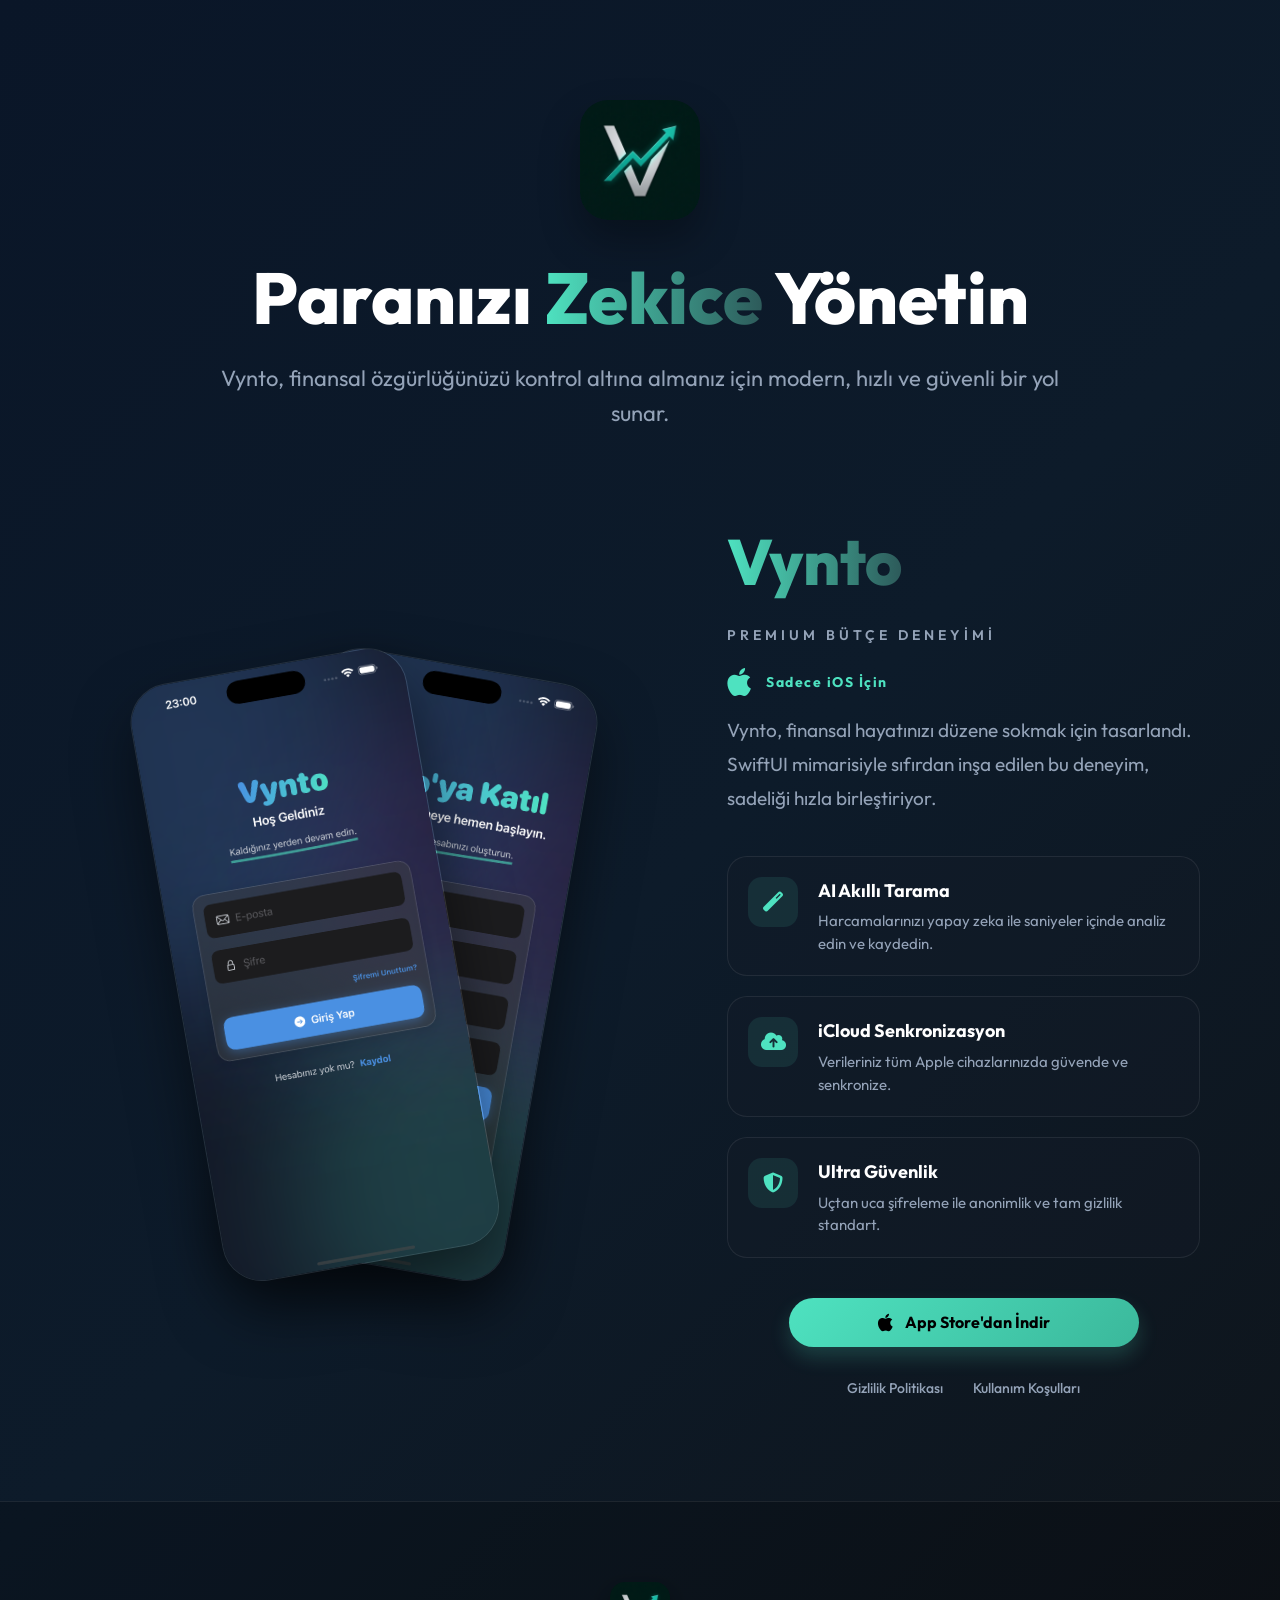
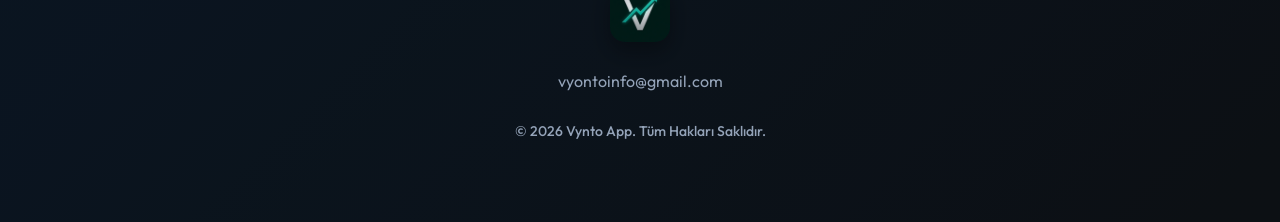
<file: index.html>
<!DOCTYPE html>
<html lang="tr">

<head>
    <meta charset="UTF-8">
    <meta name="viewport" content="width=device-width, initial-scale=1.0">
    <title>Vynto | Premium Bütçe Yönetimi</title>
    <link rel="stylesheet" href="style.css?v=2">
    <link rel="stylesheet" href="https://cdnjs.cloudflare.com/ajax/libs/font-awesome/6.5.1/css/all.min.css">
    <link rel="preconnect" href="https://fonts.googleapis.com">
    <link rel="preconnect" href="https://fonts.gstatic.com" crossorigin>
    <link href="https://fonts.googleapis.com/css2?family=Outfit:wght@300;400;500;600;700;800&display=swap"
        rel="stylesheet">
    <link rel="icon" href="images/AppIcon.png">
</head>

<body>
    <canvas id="splash-cursor-canvas"></canvas>

    <main class="container main-content">
        <div class="hero-section animate">
            <img src="images/AppIcon.png" alt="Vynto Logo" class="hero-logo">
            <h1 class="hero-title">
                Paranızı <span class="vynto-text">Zekice</span> Yönetin
            </h1>
            <p class="hero-desc">
                Vynto, finansal özgürlüğünüzü kontrol altına almanız için modern, hızlı ve güvenli bir yol sunar.
            </p>
        </div>

        <section class="app-showcase animate">
            <div class="app-images">
                <img src="images/vyonto-giris.png" alt="Vynto Giriş" class="app-img-diag-1">
                <img src="images/vyonto-katil.png" alt="Vynto Kayıt" class="app-img-diag-2">
            </div>
            <div class="app-details">
                <h2 class="section-title"><span class="vynto-text">Vynto</span></h2>
                <p class="section-subtitle">
                    PREMIUM BÜTÇE DENEYİMİ
                </p>
                <div class="ios-badge">
                    <i class="fab fa-apple"></i>
                    <span>Sadece iOS İçin</span>
                </div>

                <p class="app-description">
                    Vynto, finansal hayatınızı düzene sokmak için tasarlandı. SwiftUI mimarisiyle sıfırdan inşa edilen
                    bu deneyim, sadeliği hızla birleştiriyor.
                </p>

                <div class="feature-list" id="features">
                    <div class="feature-item">
                        <div class="feature-icon-small">
                            <i class="fas fa-magic"></i>
                        </div>
                        <div>
                            <h4>AI Akıllı Tarama</h4>
                            <p>Harcamalarınızı yapay zeka ile saniyeler içinde analiz edin ve kaydedin.</p>
                        </div>
                    </div>
                    <div class="feature-item">
                        <div class="feature-icon-small">
                            <i class="fas fa-cloud-upload-alt"></i>
                        </div>
                        <div>
                            <h4>iCloud Senkronizasyon</h4>
                            <p>Verileriniz tüm Apple cihazlarınızda güvende ve senkronize.</p>
                        </div>
                    </div>
                    <div class="feature-item">
                        <div class="feature-icon-small">
                            <i class="fas fa-shield-halved"></i>
                        </div>
                        <div>
                            <h4>Ultra Güvenlik</h4>
                            <p>Uçtan uca şifreleme ile anonimlik ve tam gizlilik standart.</p>
                        </div>
                    </div>
                </div>

                <div class="cta-container">
                    <a href="https://apps.apple.com/tr/app/vynto/id6758548802?l=tr" class="btn-cta btn-pulse">
                        <i class="fab fa-apple" style="font-size: 20px;"></i>
                        <span>App Store'dan İndir</span>
                    </a>
                    <div class="legal-links">
                        <div class="legal-links-inner">
                            <a href="privacy/" class="legal-link">
                                Gizlilik Politikası
                            </a>
                            <a href="terms/" class="legal-link">
                                Kullanım Koşulları
                            </a>
                        </div>
                    </div>
                </div>
            </div>
        </section>
    </main>

    <footer class="main-footer">
        <div class="container">
            <img src="images/AppIcon.png" alt="Vynto Logo" class="footer-logo">
            <div style="margin-bottom: 25px;">
                <a href="mailto:vyontoinfo@gmail.com" class="footer-email">vyontoinfo@gmail.com</a>
            </div>
            <p class="footer-copy">&copy; 2026 Vynto App. Tüm Hakları Saklıdır.</p>
        </div>
    </footer>

    <script>
        // Intersection Observer for animations
        const observerOptions = {
            threshold: 0.1
        };

        const observer = new IntersectionObserver((entries) => {
            entries.forEach(entry => {
                if (entry.isIntersecting) {
                    entry.target.classList.add('animate');
                }
            });
        }, observerOptions);

        document.querySelectorAll('section, .feature-item').forEach(el => {
            observer.observe(el);
        });
    </script>
    <script src="fluid-simulation.js"></script>
</body>

</html>
</file>
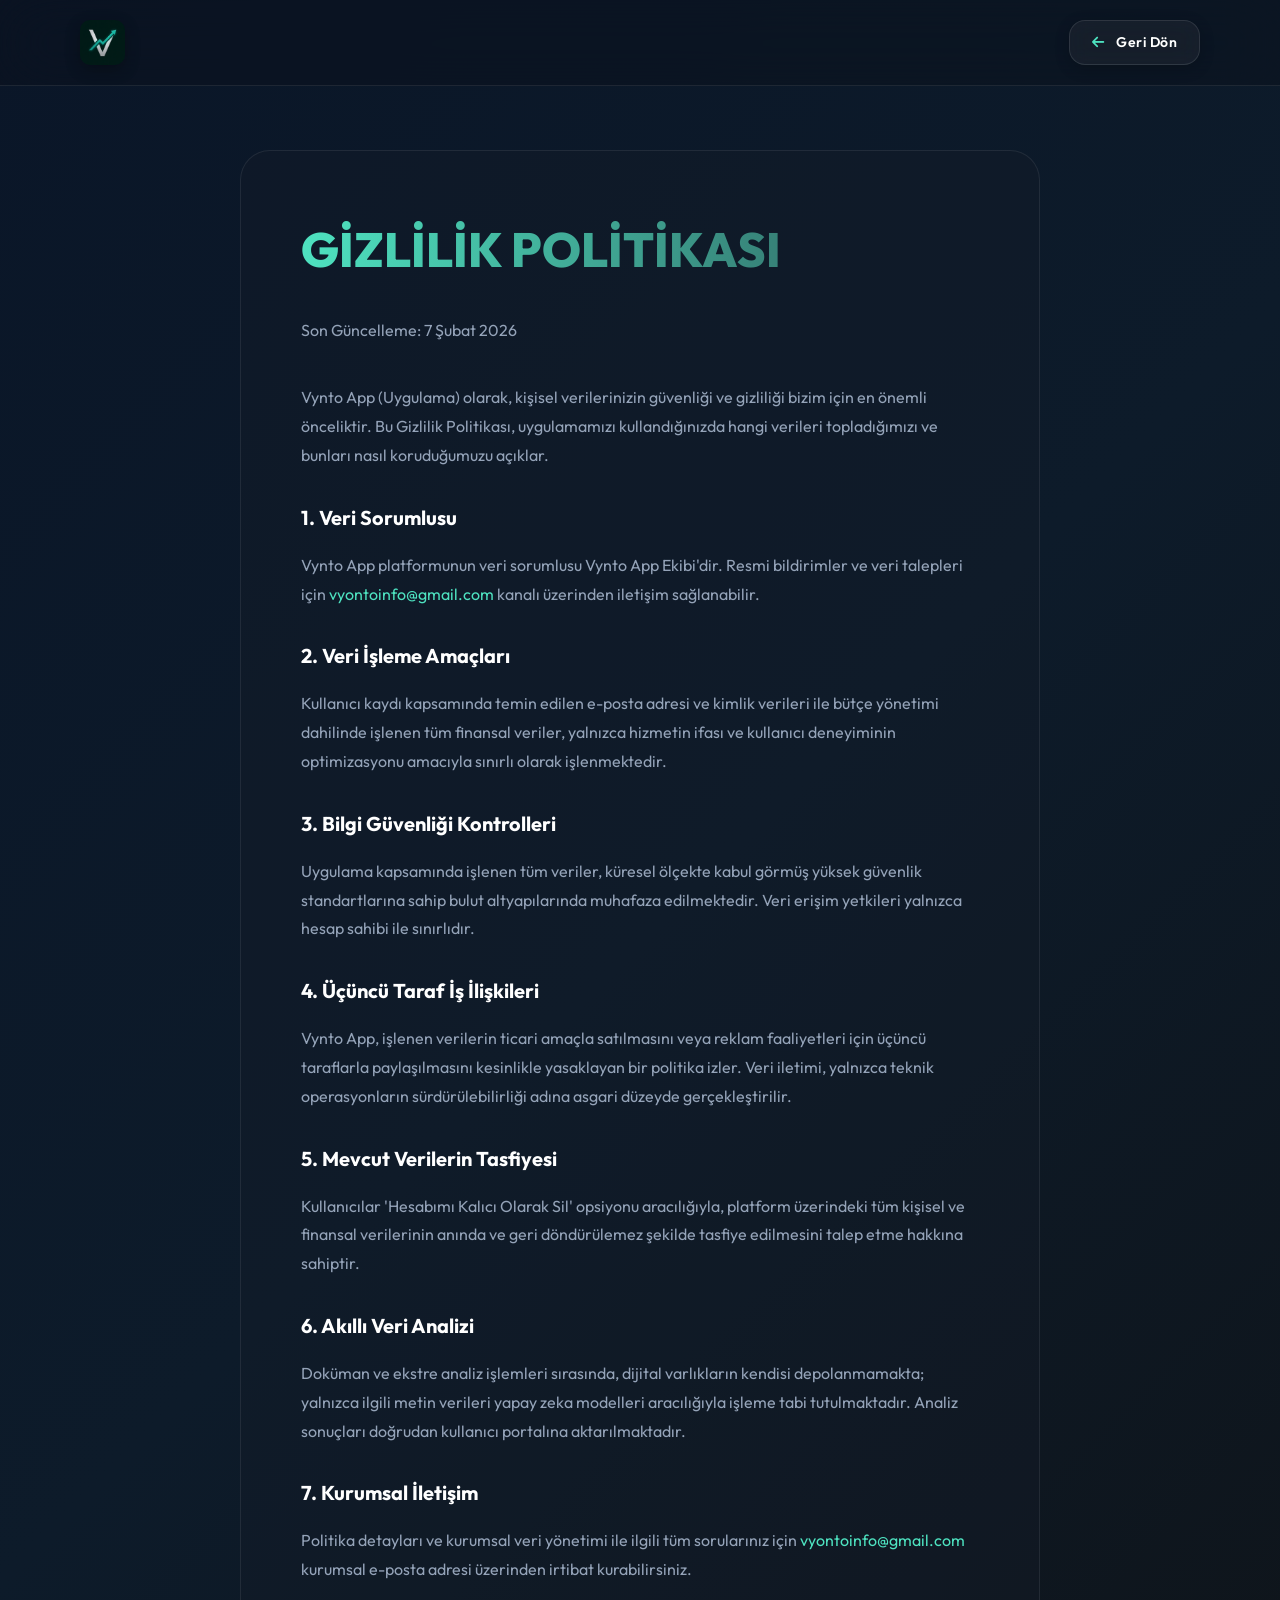
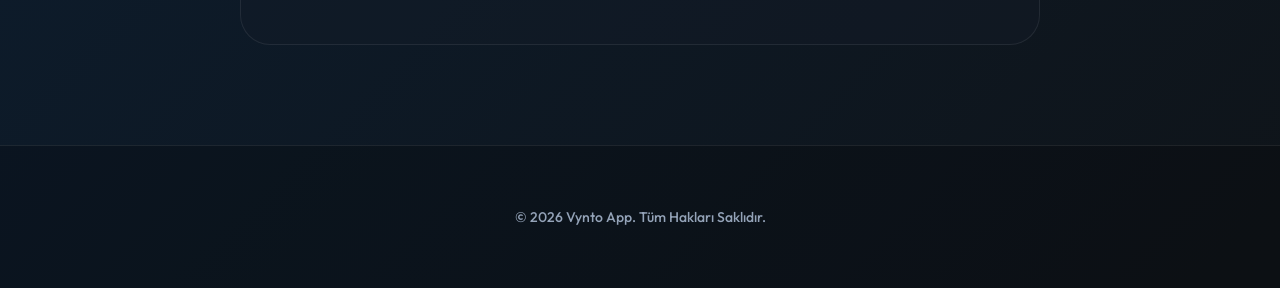
<file: privacy/index.html>
<!DOCTYPE html>
<html lang="tr">

<head>
    <meta charset="UTF-8">
    <meta name="viewport" content="width=device-width, initial-scale=1.0">
    <title>Gizlilik Politikası | Vynto App</title>
    <link rel="stylesheet" href="../style.css">
    <link rel="stylesheet" href="https://cdnjs.cloudflare.com/ajax/libs/font-awesome/6.5.1/css/all.min.css">
    <link rel="preconnect" href="https://fonts.googleapis.com">
    <link rel="preconnect" href="https://fonts.gstatic.com" crossorigin>
    <link href="https://fonts.googleapis.com/css2?family=Outfit:wght@300;400;500;600;700;800&display=swap"
        rel="stylesheet">
</head>

<body>
    <!-- WebGL Fluid Simulation Background -->
    <canvas id="splash-cursor-canvas"></canvas>

    <nav class="nav-header">
        <div class="container nav-container">
            <a href="../" style="display: flex; align-items: center; text-decoration: none;">
                <img src="../images/AppIcon.png" alt="Vynto Logo" class="nav-logo">
            </a>
            <a href="../" class="btn-back">
                <i class="fas fa-arrow-left"></i>
                <span>Geri Dön</span>
            </a>
        </div>
    </nav>
    <main class="container legal-main">
        <div class="animate legal-card">
            <h1 class="legal-title vynto-text">GİZLİLİK POLİTİKASI</h1>
            <p class="legal-date">Son Güncelleme: 7 Şubat 2026</p>

            <div class="legal-body">
                <p style="margin-bottom: 30px;">Vynto App (Uygulama) olarak, kişisel verilerinizin güvenliği ve
                    gizliliği bizim için en önemli önceliktir. Bu Gizlilik Politikası, uygulamamızı kullandığınızda
                    hangi verileri topladığımızı ve bunları nasıl koruduğumuzu açıklar.</p>

                <h3 class="legal-h3">1. Veri Sorumlusu</h3>
                <p>Vynto App platformunun veri sorumlusu Vynto App Ekibi'dir. Resmi bildirimler ve veri talepleri için
                    <a href="mailto:vyontoinfo@gmail.com" class="legal-link-text">vyontoinfo@gmail.com</a> kanalı
                    üzerinden
                    iletişim sağlanabilir.
                </p>

                <h3 class="legal-h3">2. Veri İşleme Amaçları</h3>
                <p>Kullanıcı kaydı kapsamında temin edilen e-posta adresi ve kimlik verileri ile bütçe yönetimi
                    dahilinde işlenen tüm finansal veriler, yalnızca hizmetin ifası ve kullanıcı deneyiminin
                    optimizasyonu amacıyla sınırlı olarak işlenmektedir.</p>

                <h3 class="legal-h3">3. Bilgi Güvenliği Kontrolleri</h3>
                <p>Uygulama kapsamında işlenen tüm veriler, küresel ölçekte kabul görmüş yüksek güvenlik standartlarına
                    sahip bulut altyapılarında muhafaza edilmektedir. Veri erişim yetkileri yalnızca hesap sahibi ile
                    sınırlıdır.</p>

                <h3 class="legal-h3">4. Üçüncü Taraf İş İlişkileri</h3>
                <p>Vynto App, işlenen verilerin ticari amaçla satılmasını veya reklam faaliyetleri için üçüncü
                    taraflarla paylaşılmasını kesinlikle yasaklayan bir politika izler. Veri iletimi, yalnızca teknik
                    operasyonların sürdürülebilirliği adına asgari düzeyde gerçekleştirilir.</p>

                <h3 class="legal-h3">5. Mevcut Verilerin Tasfiyesi</h3>
                <p>Kullanıcılar 'Hesabımı Kalıcı Olarak Sil' opsiyonu aracılığıyla, platform üzerindeki tüm kişisel ve
                    finansal verilerinin anında ve geri döndürülemez şekilde tasfiye edilmesini talep etme hakkına
                    sahiptir.</p>

                <h3 class="legal-h3">6. Akıllı Veri Analizi</h3>
                <p>Doküman ve ekstre analiz işlemleri sırasında, dijital varlıkların kendisi depolanmamakta; yalnızca
                    ilgili metin verileri yapay zeka modelleri aracılığıyla işleme tabi tutulmaktadır. Analiz sonuçları
                    doğrudan kullanıcı portalına aktarılmaktadır.</p>

                <h3 class="legal-h3">7. Kurumsal İletişim</h3>
                <p>Politika detayları ve kurumsal veri yönetimi ile ilgili tüm sorularınız için <a
                        href="mailto:vyontoinfo@gmail.com" class="legal-link-text">vyontoinfo@gmail.com</a> kurumsal
                    e-posta
                    adresi üzerinden irtibat kurabilirsiniz.</p>
            </div>
        </div>
    </main>
    <footer class="main-footer" style="padding: 60px 0;">
        <p class="footer-copy">&copy; 2026 Vynto App. Tüm Hakları
            Saklıdır.</p>
    </footer>
    <script src="../fluid-simulation.js"></script>
</body>

</html>
</file>
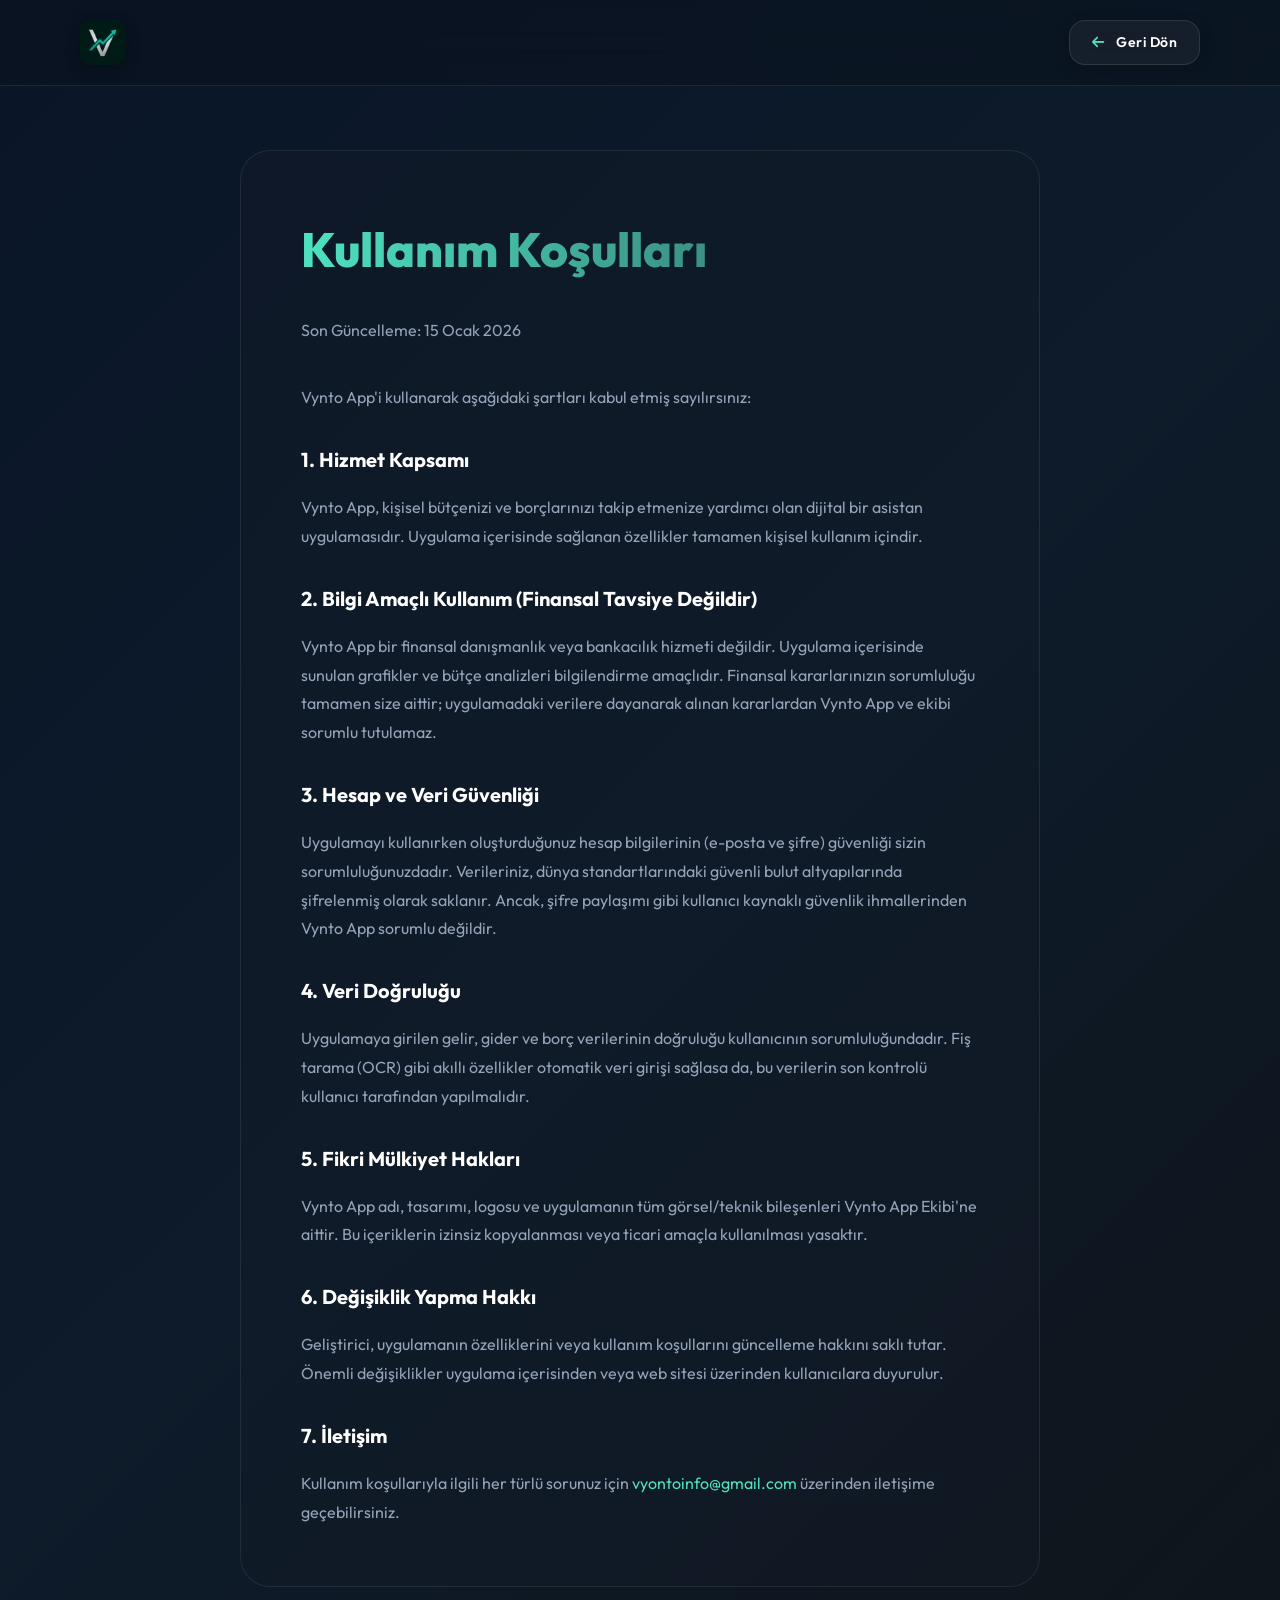
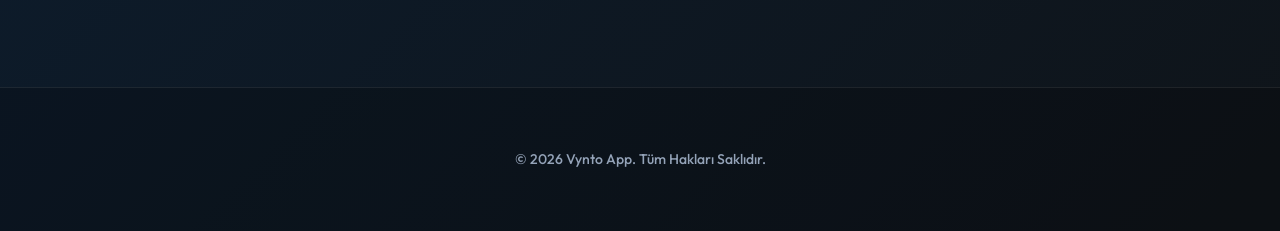
<file: terms/index.html>
<!DOCTYPE html>
<html lang="tr">

<head>
    <meta charset="UTF-8">
    <meta name="viewport" content="width=device-width, initial-scale=1.0">
    <title>Kullanım Koşulları | Vynto App</title>
    <link rel="stylesheet" href="../style.css">
    <link rel="stylesheet" href="https://cdnjs.cloudflare.com/ajax/libs/font-awesome/6.5.1/css/all.min.css">
    <link rel="preconnect" href="https://fonts.googleapis.com">
    <link rel="preconnect" href="https://fonts.gstatic.com" crossorigin>
    <link href="https://fonts.googleapis.com/css2?family=Outfit:wght@300;400;500;600;700;800&display=swap"
        rel="stylesheet">
</head>

<body>
    <!-- WebGL Fluid Simulation Background -->
    <canvas id="splash-cursor-canvas"></canvas>

    <nav class="nav-header">
        <div class="container nav-container">
            <a href="../" style="display: flex; align-items: center; text-decoration: none;">
                <img src="../images/AppIcon.png" alt="Vynto Logo" class="nav-logo">
            </a>
            <a href="../" class="btn-back">
                <i class="fas fa-arrow-left"></i>
                <span>Geri Dön</span>
            </a>
        </div>
    </nav>
    <main class="container legal-main">
        <div class="animate legal-card">
            <h1 class="legal-title vynto-text">Kullanım Koşulları</h1>
            <p class="legal-date">Son Güncelleme: 15 Ocak 2026</p>

            <div class="legal-body">
                <p style="margin-bottom: 30px;">Vynto App'i kullanarak aşağıdaki şartları kabul etmiş sayılırsınız:</p>

                <h3 class="legal-h3">1. Hizmet Kapsamı</h3>
                <p>Vynto App, kişisel bütçenizi ve borçlarınızı takip etmenize yardımcı olan dijital bir asistan
                    uygulamasıdır. Uygulama içerisinde sağlanan özellikler tamamen kişisel kullanım içindir.</p>

                <h3 class="legal-h3">2. Bilgi Amaçlı Kullanım (Finansal Tavsiye
                    Değildir)</h3>
                <p>Vynto App bir finansal danışmanlık veya bankacılık hizmeti değildir. Uygulama içerisinde sunulan
                    grafikler ve bütçe analizleri bilgilendirme amaçlıdır. Finansal kararlarınızın sorumluluğu tamamen
                    size aittir; uygulamadaki verilere dayanarak alınan kararlardan Vynto App ve ekibi sorumlu
                    tutulamaz.</p>

                <h3 class="legal-h3">3. Hesap ve Veri Güvenliği</h3>
                <p>Uygulamayı kullanırken oluşturduğunuz hesap bilgilerinin (e-posta ve şifre) güvenliği sizin
                    sorumluluğunuzdadır. Verileriniz, dünya standartlarındaki güvenli bulut altyapılarında şifrelenmiş
                    olarak saklanır. Ancak, şifre paylaşımı gibi kullanıcı kaynaklı güvenlik ihmallerinden Vynto App
                    sorumlu değildir.</p>

                <h3 class="legal-h3">4. Veri Doğruluğu</h3>
                <p>Uygulamaya girilen gelir, gider ve borç verilerinin doğruluğu kullanıcının sorumluluğundadır. Fiş
                    tarama (OCR) gibi akıllı özellikler otomatik veri girişi sağlasa da, bu verilerin son kontrolü
                    kullanıcı tarafından yapılmalıdır.</p>

                <h3 class="legal-h3">5. Fikri Mülkiyet Hakları</h3>
                <p>Vynto App adı, tasarımı, logosu ve uygulamanın tüm görsel/teknik bileşenleri Vynto App Ekibi'ne
                    aittir. Bu içeriklerin izinsiz kopyalanması veya ticari amaçla kullanılması yasaktır.</p>

                <h3 class="legal-h3">6. Değişiklik Yapma Hakkı</h3>
                <p>Geliştirici, uygulamanın özelliklerini veya kullanım koşullarını güncelleme hakkını saklı tutar.
                    Önemli değişiklikler uygulama içerisinden veya web sitesi üzerinden kullanıcılara duyurulur.</p>

                <h3 class="legal-h3">7. İletişim</h3>
                <p>Kullanım koşullarıyla ilgili her türlü sorunuz için <a href="mailto:vyontoinfo@gmail.com"
                        class="legal-link-text">vyontoinfo@gmail.com</a> üzerinden
                    iletişime geçebilirsiniz.</p>
            </div>
        </div>
    </main>
    <footer class="main-footer" style="padding: 60px 0;">
        <p class="footer-copy">&copy; 2026 Vynto App. Tüm Hakları Saklıdır.</p>
    </footer>
    <script src="../fluid-simulation.js"></script>
</body>

</html>
</file>
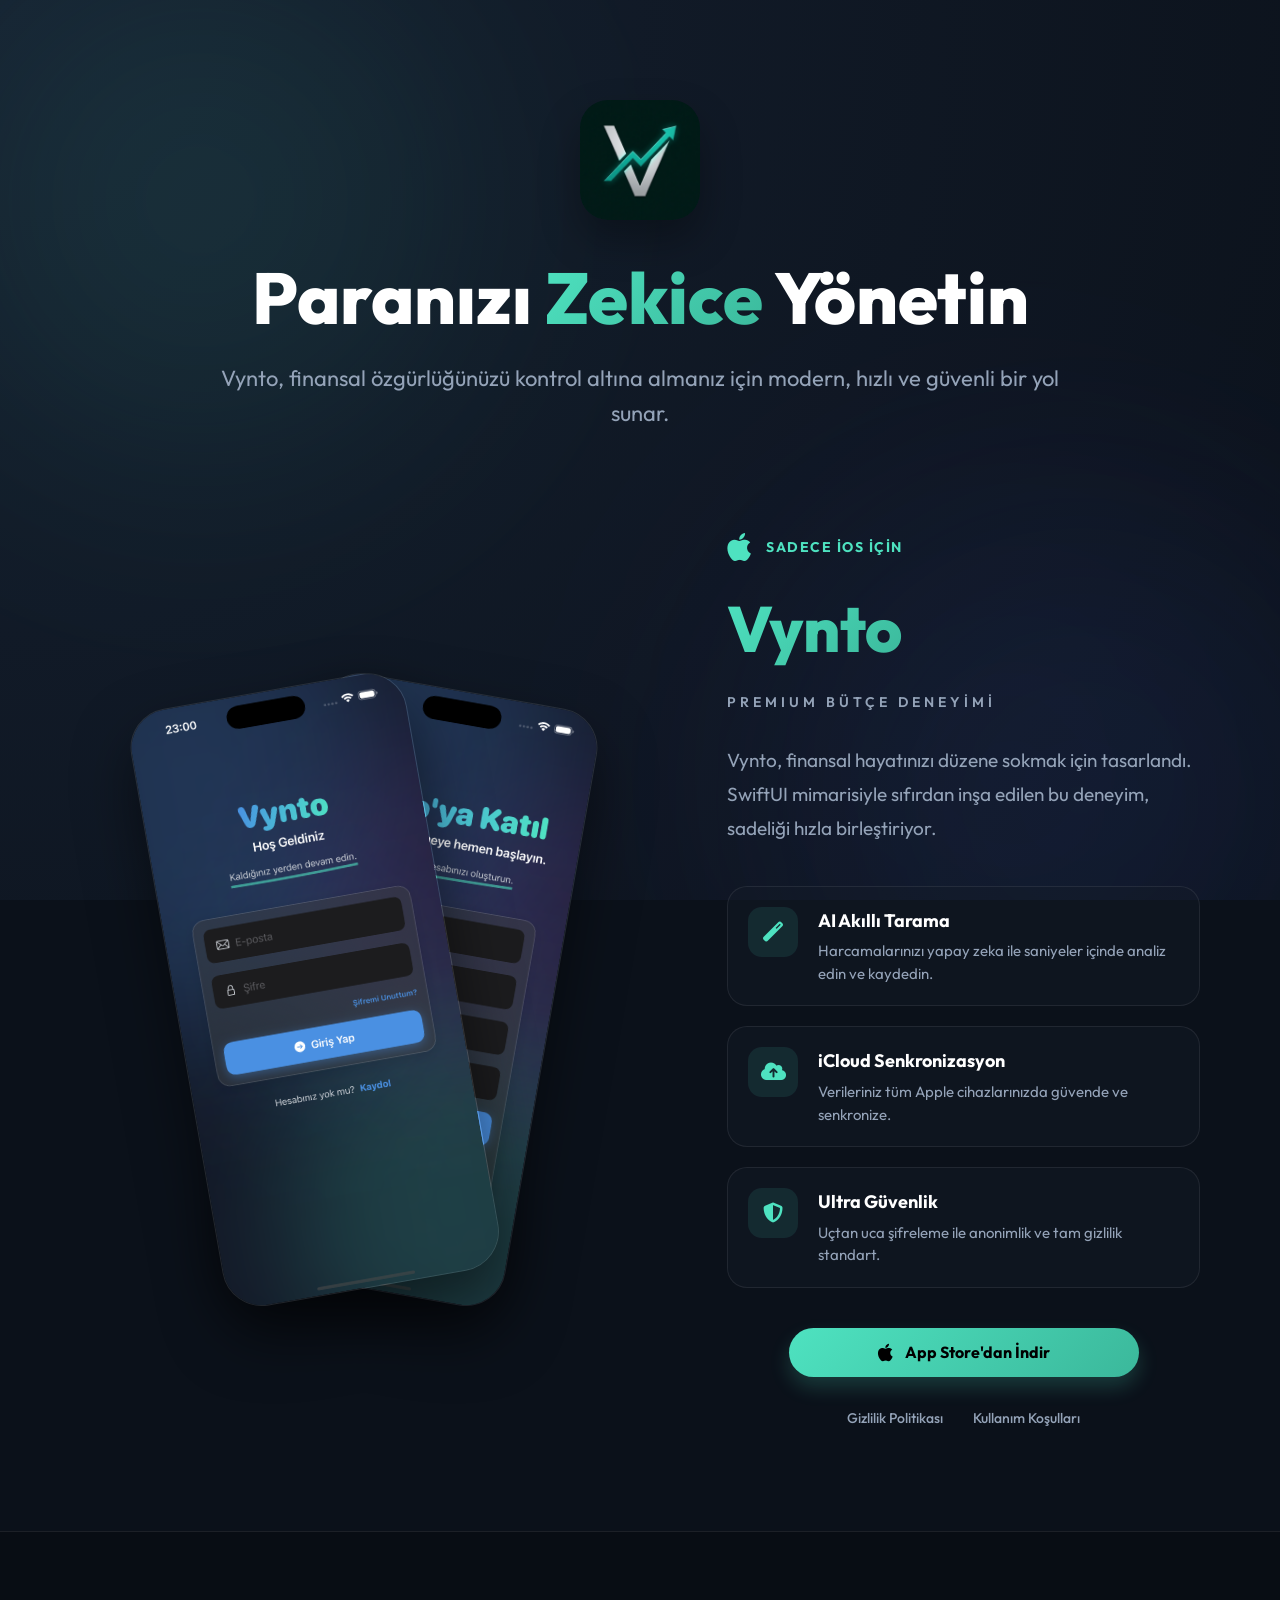
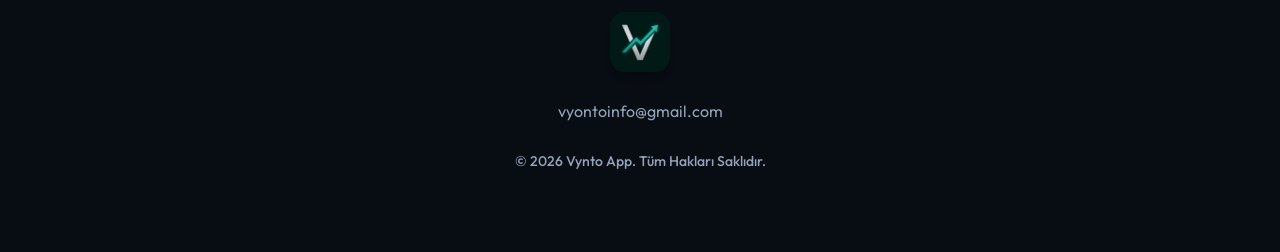
<file: vyntoapp/index.html>
<!DOCTYPE html>
<html lang="tr">

<head>
    <meta charset="UTF-8">
    <meta name="viewport" content="width=device-width, initial-scale=1.0">
    <title>Vynto | Premium Bütçe Yönetimi</title>
    <link rel="stylesheet" href="style.css">
    <link rel="stylesheet" href="https://cdnjs.cloudflare.com/ajax/libs/font-awesome/6.5.1/css/all.min.css">
    <link rel="preconnect" href="https://fonts.googleapis.com">
    <link rel="preconnect" href="https://fonts.gstatic.com" crossorigin>
    <link href="https://fonts.googleapis.com/css2?family=Outfit:wght@300;400;500;600;700;800&display=swap"
        rel="stylesheet">
    <link rel="icon" href="images/code.svg">
</head>

<body>

    <div class="bg-animate">
        <div class="blob blob-1"></div>
        <div class="blob blob-2"></div>
        <div class="blob blob-3"></div>
    </div>

    <main class="container" style="padding-top: 100px; padding-bottom: 100px;">
        <div class="animate" style="text-align: center; margin-bottom: 80px;">
            <img src="images/AppIcon.png" alt="Vynto Logo"
                style="width: 120px; height: 120px; border-radius: 28px; margin-bottom: 30px; box-shadow: 0 20px 40px rgba(0,0,0,0.3);">
            <h1 style="font-size: 72px; margin-bottom: 24px; font-weight: 800;">
                Paranızı <span class="vynto-text">Zekice</span> Yönetin
            </h1>
            <p style="color: var(--text-muted); font-size: 22px; max-width: 900px; margin: 0 auto;">
                Vynto, finansal özgürlüğünüzü kontrol altına almanız için modern, hızlı ve güvenli bir yol sunar.
            </p>
        </div>

        <section class="app-showcase animate">
            <div class="app-images" style="flex: 1.2;">
                <img src="images/vyonto-giris.png" alt="Vynto Giriş" class="app-img-diag-1" style="width: 280px;">
                <img src="images/vyonto-katil.png" alt="Vynto Kayıt" class="app-img-diag-2" style="width: 280px;">
            </div>
            <div class="app-details" style="text-align: left; flex: 1;">
                <div style="display: flex; align-items: center; gap: 15px; margin-bottom: 15px;" class="ios-badge">
                    <i class="fab fa-apple" style="font-size: 32px; color: var(--accent);"></i>
                    <span
                        style="font-weight: 700; color: var(--accent); letter-spacing: 1.5px; text-transform: uppercase; font-size: 14px;">Sadece
                        iOS İçin</span>
                </div>
                <h2 style="font-size: 64px; margin-bottom: 10px; font-weight: 800;"><span
                        class="vynto-text">Vynto</span></h2>
                <p
                    style="color: var(--text-muted); font-weight: 600; text-transform: uppercase; letter-spacing: 4px; font-size: 14px; margin-bottom: 30px;">
                    PREMIUM BÜTÇE DENEYİMİ
                </p>

                <p style="font-size: 19px; color: var(--text-muted); margin-bottom: 40px; line-height: 1.8;">
                    Vynto, finansal hayatınızı düzene sokmak için tasarlandı. SwiftUI mimarisiyle sıfırdan inşa edilen
                    bu deneyim, sadeliği hızla birleştiriyor.
                </p>

                <div class="feature-list" style="margin-bottom: 40px;" id="features">
                    <div class="feature-item" style="display: flex; gap: 20px; margin-bottom: 20px;">
                        <div class="feature-icon-small"
                            style="min-width: 50px; height: 50px; background: rgba(78, 226, 192, 0.1); border-radius: 14px; display: flex; align-items: center; justify-content: center;">
                            <i class="fas fa-magic" style="color: var(--accent); font-size: 20px;"></i>
                        </div>
                        <div>
                            <h4 style="margin: 0 0 5px 0; font-size: 18px; color: var(--text-main);">AI Akıllı Tarama
                            </h4>
                            <p style="margin: 0; font-size: 15px; color: var(--text-muted); line-height: 1.5;">
                                Harcamalarınızı yapay zeka ile saniyeler içinde analiz edin ve kaydedin.</p>
                        </div>
                    </div>
                    <div class="feature-item" style="display: flex; gap: 20px; margin-bottom: 20px;">
                        <div class="feature-icon-small"
                            style="min-width: 50px; height: 50px; background: rgba(78, 226, 192, 0.1); border-radius: 14px; display: flex; align-items: center; justify-content: center;">
                            <i class="fas fa-cloud-upload-alt" style="color: var(--accent); font-size: 20px;"></i>
                        </div>
                        <div>
                            <h4 style="margin: 0 0 5px 0; font-size: 18px; color: var(--text-main);">iCloud
                                Senkronizasyon</h4>
                            <p style="margin: 0; font-size: 15px; color: var(--text-muted); line-height: 1.5;">
                                Verileriniz tüm Apple cihazlarınızda güvende ve senkronize.</p>
                        </div>
                    </div>
                    <div class="feature-item" style="display: flex; gap: 20px;">
                        <div class="feature-icon-small"
                            style="min-width: 50px; height: 50px; background: rgba(78, 226, 192, 0.1); border-radius: 14px; display: flex; align-items: center; justify-content: center;">
                            <i class="fas fa-shield-halved" style="color: var(--accent); font-size: 20px;"></i>
                        </div>
                        <div>
                            <h4 style="margin: 0 0 5px 0; font-size: 18px; color: var(--text-main);">Ultra Güvenlik</h4>
                            <p style="margin: 0; font-size: 15px; color: var(--text-muted); line-height: 1.5;">Uçtan uca
                                şifreleme ile anonimlik ve tam gizlilik standart.</p>
                        </div>
                    </div>
                </div>

                <div
                    style="margin-top: 40px; display: flex; flex-direction: column; align-items: center; text-align: center;">
                    <a href="https://apps.apple.com/tr/app/vynto/id6758548802?l=tr" class="btn-cta btn-pulse"
                        style="display: inline-flex; align-items: center; justify-content: center; gap: 12px; width: 100%; max-width: 350px; text-decoration: none;">
                        <i class="fab fa-apple" style="font-size: 20px;"></i>
                        <span>App Store'dan İndir</span>
                    </a>
                    <div style="margin-top: 30px;">
                        <div style="display: flex; gap: 30px; justify-content: center;">
                            <a href="privacy-vynto.html"
                                style="color: var(--text-muted); text-decoration: none; font-size: 14px; font-weight: 500; transition: var(--transition); border-bottom: 1px solid transparent;"
                                onmouseover="this.style.color='var(--accent)'; this.style.borderColor='var(--accent)'"
                                onmouseout="this.style.color='var(--text-muted)'; this.style.borderColor='transparent'">
                                Gizlilik Politikası
                            </a>
                            <a href="terms-vynto.html"
                                style="color: var(--text-muted); text-decoration: none; font-size: 14px; font-weight: 500; transition: var(--transition); border-bottom: 1px solid transparent;"
                                onmouseover="this.style.color='var(--accent)'; this.style.borderColor='var(--accent)'"
                                onmouseout="this.style.color='var(--text-muted)'; this.style.borderColor='transparent'">
                                Kullanım Koşulları
                            </a>
                        </div>
                    </div>
                </div>
            </div>
        </section>
    </main>

    <footer
        style="padding: 80px 0; border-top: 1px solid var(--card-border); text-align: center; background: rgba(0,0,0,0.2);">
        <div class="container">
            <img src="images/AppIcon.png" alt="Vynto Logo"
                style="width: 60px; height: 60px; border-radius: 15px; margin-bottom: 20px; box-shadow: 0 10px 20px rgba(0,0,0,0.3);">
            <div style="margin-bottom: 25px;">
                <a href="mailto:vyontoinfo@gmail.com"
                    style="color: var(--text-muted); text-decoration: none; font-size: 16px; transition: var(--transition);"
                    onmouseover="this.style.color='var(--accent)'"
                    onmouseout="this.style.color='var(--text-muted)'">vyontoinfo@gmail.com</a>
            </div>
            <p style="color: var(--text-muted); font-weight: 500; font-size: 14px;">&copy; 2026 Vynto App. Tüm Hakları
                Saklıdır.</p>
        </div>
    </footer>

    <script>
        // Intersection Observer for animations
        const observerOptions = {
            threshold: 0.1
        };

        const observer = new IntersectionObserver((entries) => {
            entries.forEach(entry => {
                if (entry.isIntersecting) {
                    entry.target.classList.add('animate');
                }
            });
        }, observerOptions);

        document.querySelectorAll('section, .feature-item').forEach(el => {
            observer.observe(el);
        });
    </script>
</body>

</html>
</file>
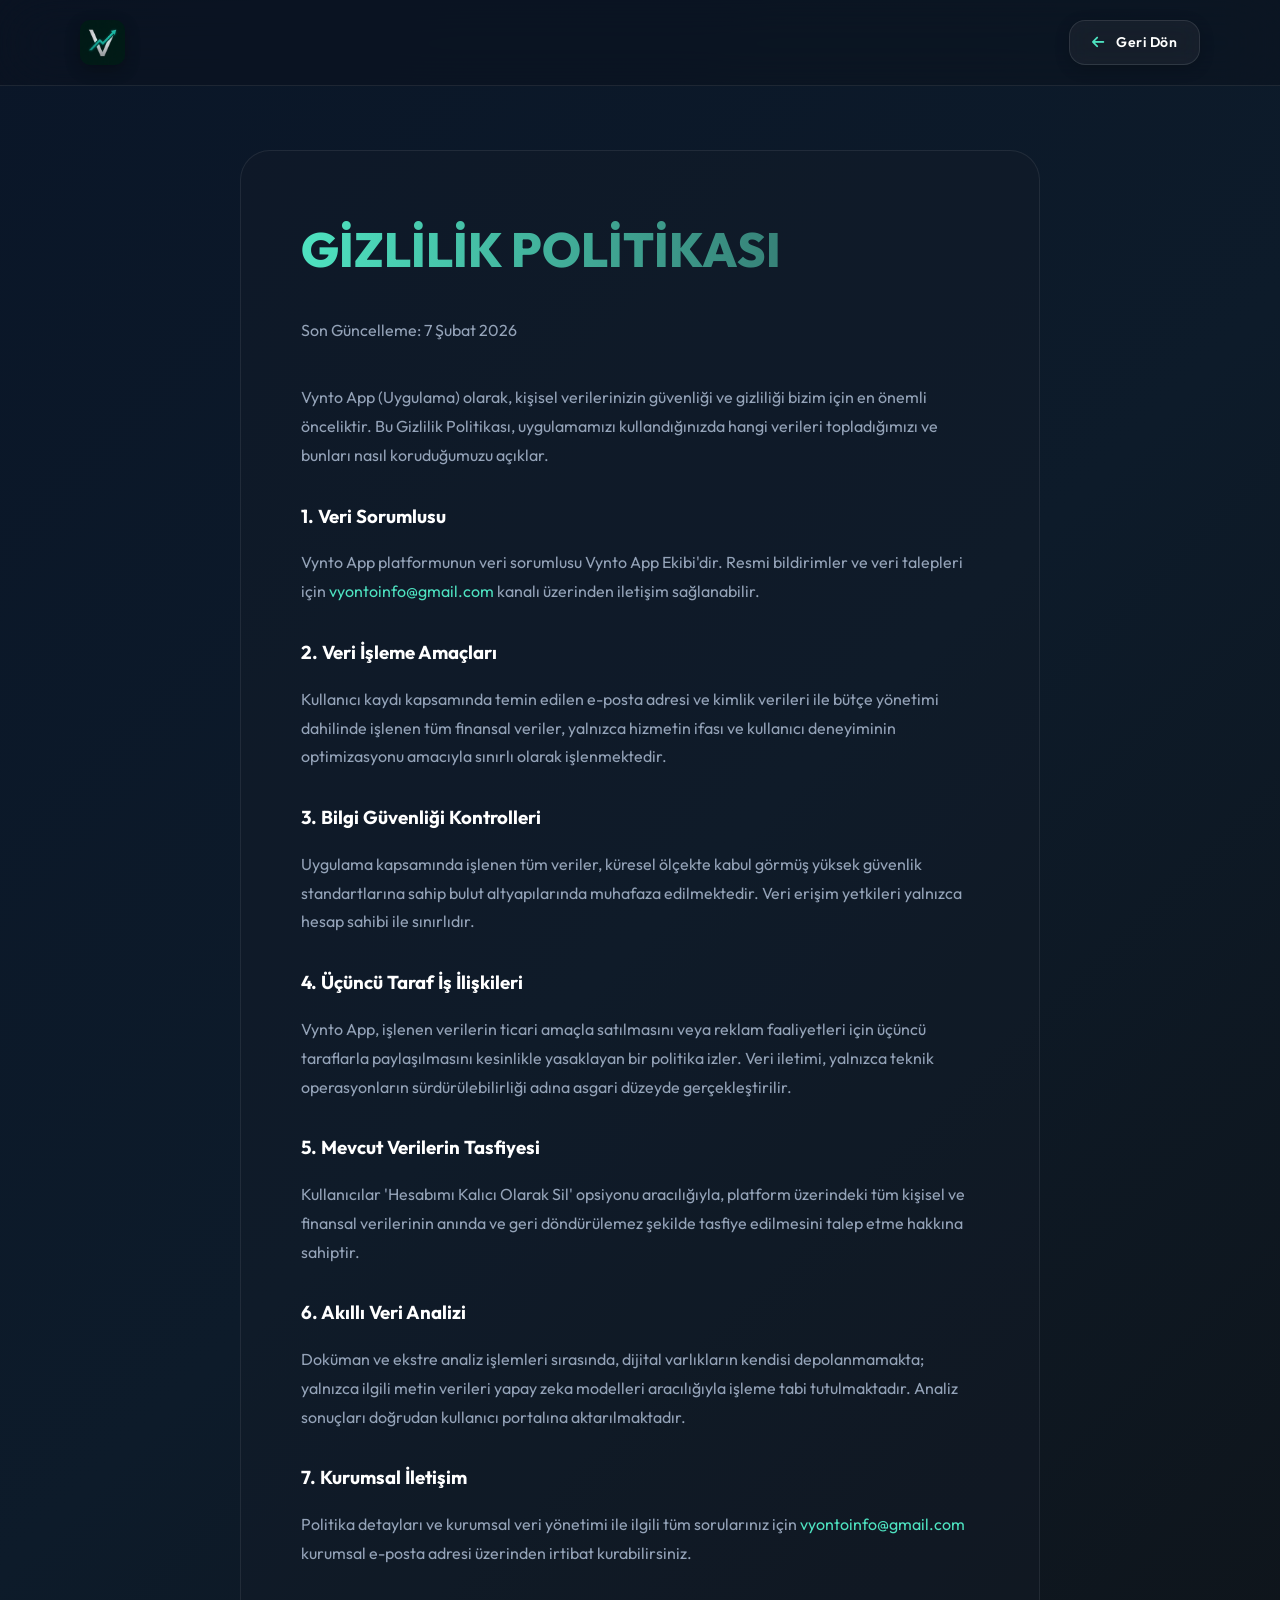
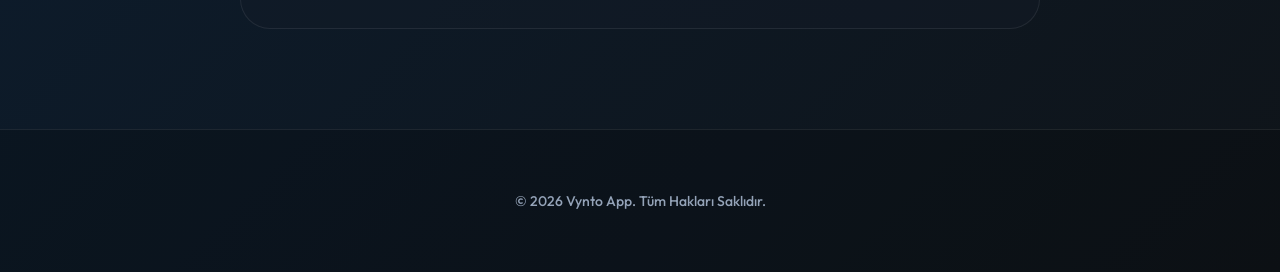
<file: privacy-vynto.html>
<!DOCTYPE html>
<html lang="tr">

<head>
    <meta charset="UTF-8">
    <meta name="viewport" content="width=device-width, initial-scale=1.0">
    <title>Gizlilik Politikası | Vynto App</title>
    <link rel="stylesheet" href="style.css">
    <link rel="stylesheet" href="https://cdnjs.cloudflare.com/ajax/libs/font-awesome/6.5.1/css/all.min.css">
    <link rel="preconnect" href="https://fonts.googleapis.com">
    <link rel="preconnect" href="https://fonts.gstatic.com" crossorigin>
    <link href="https://fonts.googleapis.com/css2?family=Outfit:wght@300;400;500;600;700;800&display=swap"
        rel="stylesheet">
</head>

<body>
    <div class="bg-animate">
        <div class="blob blob-1"></div>
        <div class="blob blob-2"></div>
        <div class="blob blob-3"></div>
    </div>
    <nav
        style="background: rgba(11, 17, 26, 0.4); backdrop-filter: blur(30px); border-bottom: 1px solid var(--card-border); position: fixed; width: 100%; z-index: 100;">
        <div class="container"
            style="display: flex; justify-content: space-between; align-items: center; padding: 20px 40px;">
            <a href="index.html" style="display: flex; align-items: center; text-decoration: none;">
                <img src="images/AppIcon.png" alt="Vynto Logo"
                    style="width: 45px; height: 45px; border-radius: 10px; box-shadow: 0 5px 15px rgba(0,0,0,0.3);">
            </a>
            <a href="index.html" class="btn-back">
                <i class="fas fa-arrow-left"></i>
                <span>Geri Dön</span>
            </a>
        </div>
    </nav>
    <main class="container" style="padding-top: 150px; padding-bottom: 100px;">
        <div class="animate"
            style="max-width: 800px; margin: 0 auto; background: var(--bg-card); padding: 60px; border-radius: 30px; border: 1px solid var(--card-border);">
            <h1 style="font-size: 48px; margin-bottom: 30px;" class="vynto-text">GİZLİLİK POLİTİKASI</h1>
            <p style="color: var(--text-muted); margin-bottom: 40px;">Son Güncelleme: 7 Şubat 2026</p>

            <div style="color: var(--text-muted); line-height: 1.8;">
                <p style="margin-bottom: 30px;">Vynto App (Uygulama) olarak, kişisel verilerinizin güvenliği ve
                    gizliliği bizim için en önemli önceliktir. Bu Gizlilik Politikası, uygulamamızı kullandığınızda
                    hangi verileri topladığımızı ve bunları nasıl koruduğumuzu açıklar.</p>

                <h3 style="color: var(--text-main); margin: 30px 0 15px 0;">1. Veri Sorumlusu</h3>
                <p>Vynto App platformunun veri sorumlusu Vynto App Ekibi'dir. Resmi bildirimler ve veri talepleri için
                    <a href="mailto:vyontoinfo@gmail.com"
                        style="color: var(--accent); text-decoration: none;">vyontoinfo@gmail.com</a> kanalı üzerinden
                    iletişim sağlanabilir.
                </p>

                <h3 style="color: var(--text-main); margin: 30px 0 15px 0;">2. Veri İşleme Amaçları</h3>
                <p>Kullanıcı kaydı kapsamında temin edilen e-posta adresi ve kimlik verileri ile bütçe yönetimi
                    dahilinde işlenen tüm finansal veriler, yalnızca hizmetin ifası ve kullanıcı deneyiminin
                    optimizasyonu amacıyla sınırlı olarak işlenmektedir.</p>

                <h3 style="color: var(--text-main); margin: 30px 0 15px 0;">3. Bilgi Güvenliği Kontrolleri</h3>
                <p>Uygulama kapsamında işlenen tüm veriler, küresel ölçekte kabul görmüş yüksek güvenlik standartlarına
                    sahip bulut altyapılarında muhafaza edilmektedir. Veri erişim yetkileri yalnızca hesap sahibi ile
                    sınırlıdır.</p>

                <h3 style="color: var(--text-main); margin: 30px 0 15px 0;">4. Üçüncü Taraf İş İlişkileri</h3>
                <p>Vynto App, işlenen verilerin ticari amaçla satılmasını veya reklam faaliyetleri için üçüncü
                    taraflarla paylaşılmasını kesinlikle yasaklayan bir politika izler. Veri iletimi, yalnızca teknik
                    operasyonların sürdürülebilirliği adına asgari düzeyde gerçekleştirilir.</p>

                <h3 style="color: var(--text-main); margin: 30px 0 15px 0;">5. Mevcut Verilerin Tasfiyesi</h3>
                <p>Kullanıcılar 'Hesabımı Kalıcı Olarak Sil' opsiyonu aracılığıyla, platform üzerindeki tüm kişisel ve
                    finansal verilerinin anında ve geri döndürülemez şekilde tasfiye edilmesini talep etme hakkına
                    sahiptir.</p>

                <h3 style="color: var(--text-main); margin: 30px 0 15px 0;">6. Akıllı Veri Analizi</h3>
                <p>Doküman ve ekstre analiz işlemleri sırasında, dijital varlıkların kendisi depolanmamakta; yalnızca
                    ilgili metin verileri yapay zeka modelleri aracılığıyla işleme tabi tutulmaktadır. Analiz sonuçları
                    doğrudan kullanıcı portalına aktarılmaktadır.</p>

                <h3 style="color: var(--text-main); margin: 30px 0 15px 0;">7. Kurumsal İletişim</h3>
                <p>Politika detayları ve kurumsal veri yönetimi ile ilgili tüm sorularınız için <a
                        href="mailto:vyontoinfo@gmail.com"
                        style="color: var(--accent); text-decoration: none;">vyontoinfo@gmail.com</a> kurumsal e-posta
                    adresi üzerinden irtibat kurabilirsiniz.</p>
            </div>
        </div>
    </main>
    <footer
        style="padding: 60px 0; text-align: center; border-top: 1px solid var(--card-border); background: rgba(0,0,0,0.2);">
        <p style="color: var(--text-muted); font-size: 14px; font-weight: 500;">&copy; 2026 Vynto App. Tüm Hakları
            Saklıdır.</p>
    </footer>
</body>

</html>
</file>
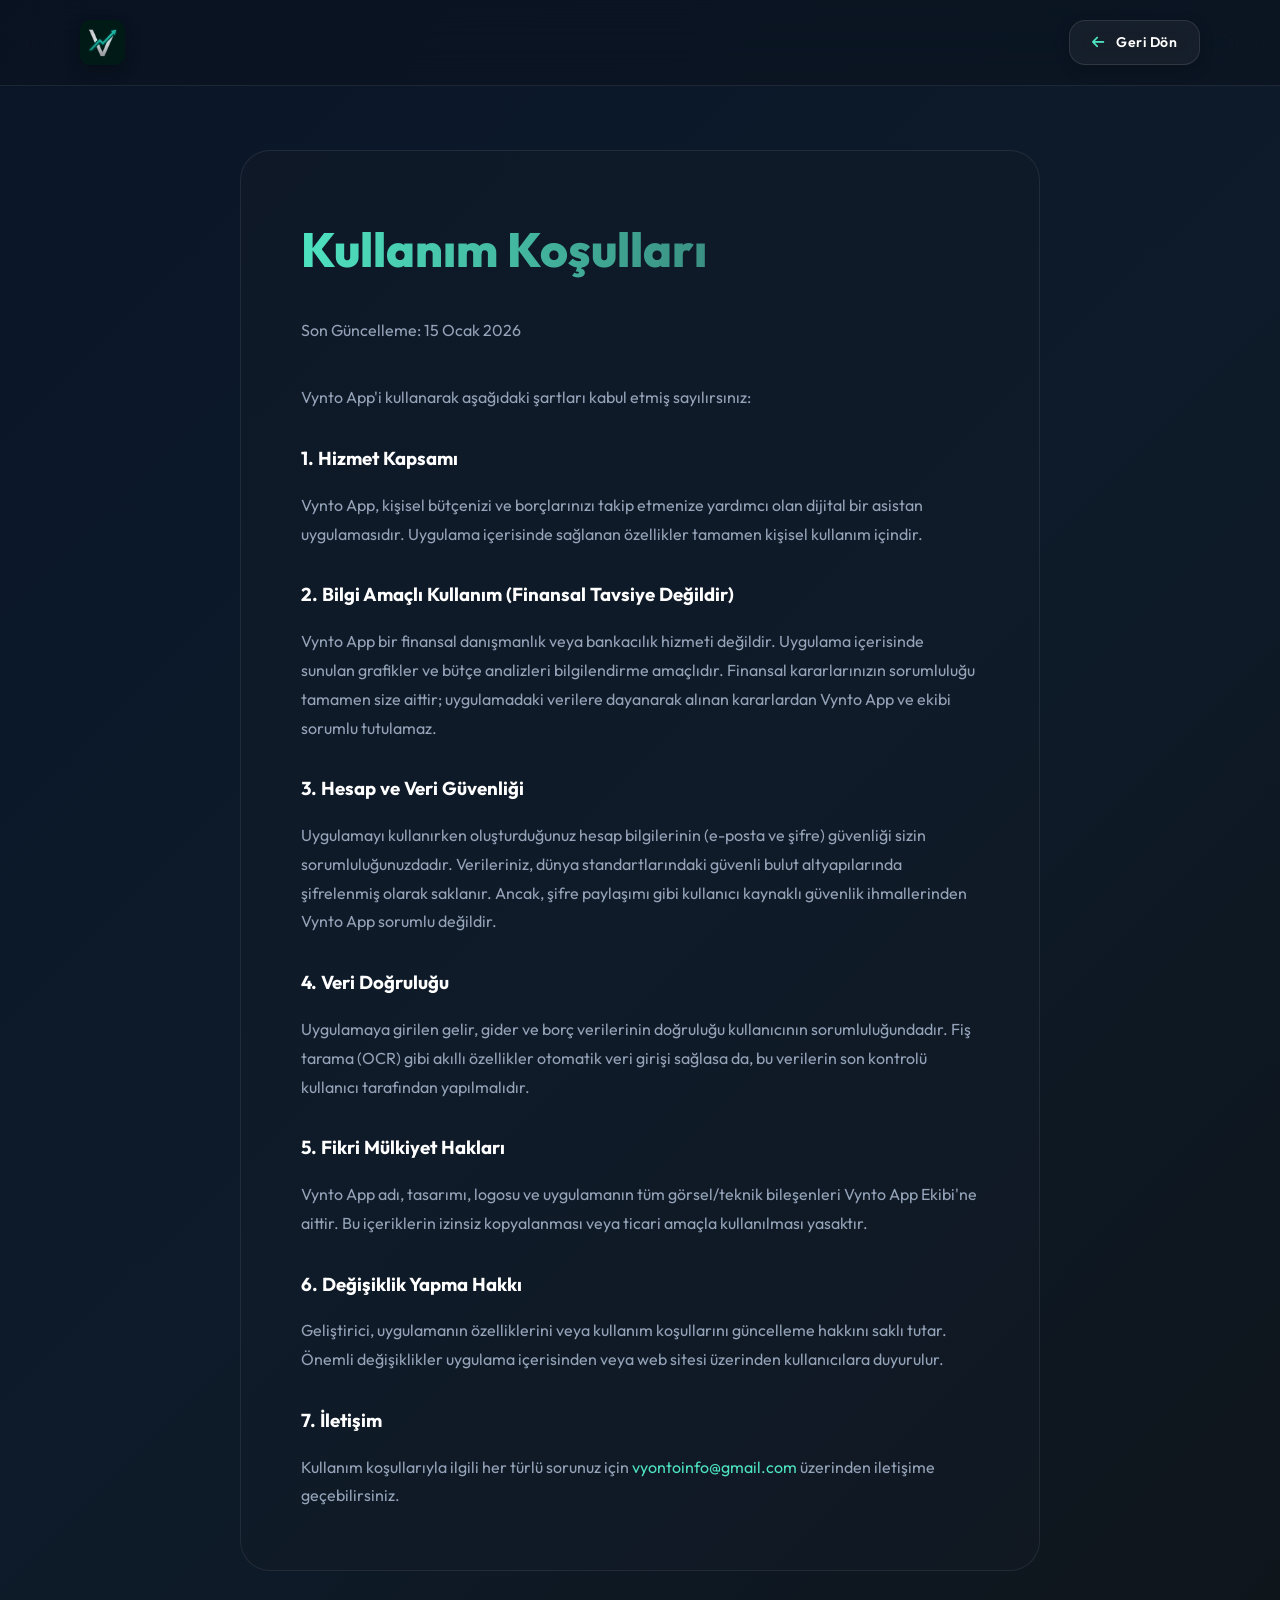
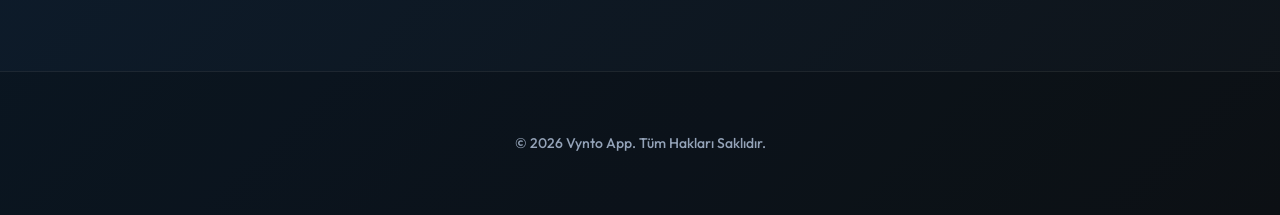
<file: terms-vynto.html>
<!DOCTYPE html>
<html lang="tr">

<head>
    <meta charset="UTF-8">
    <meta name="viewport" content="width=device-width, initial-scale=1.0">
    <title>Kullanım Koşulları | Vynto App</title>
    <link rel="stylesheet" href="style.css">
    <link rel="stylesheet" href="https://cdnjs.cloudflare.com/ajax/libs/font-awesome/6.5.1/css/all.min.css">
    <link rel="preconnect" href="https://fonts.googleapis.com">
    <link rel="preconnect" href="https://fonts.gstatic.com" crossorigin>
    <link href="https://fonts.googleapis.com/css2?family=Outfit:wght@300;400;500;600;700;800&display=swap"
        rel="stylesheet">
</head>

<body>
    <div class="bg-animate">
        <div class="blob blob-1"></div>
        <div class="blob blob-2"></div>
        <div class="blob blob-3"></div>
    </div>
    <nav
        style="background: rgba(11, 17, 26, 0.4); backdrop-filter: blur(30px); border-bottom: 1px solid var(--card-border); position: fixed; width: 100%; z-index: 100;">
        <div class="container"
            style="display: flex; justify-content: space-between; align-items: center; padding: 20px 40px;">
            <a href="index.html" style="display: flex; align-items: center; text-decoration: none;">
                <img src="images/AppIcon.png" alt="Vynto Logo"
                    style="width: 45px; height: 45px; border-radius: 10px; box-shadow: 0 5px 15px rgba(0,0,0,0.3);">
            </a>
            <a href="index.html" class="btn-back">
                <i class="fas fa-arrow-left"></i>
                <span>Geri Dön</span>
            </a>
        </div>
    </nav>
    <main class="container" style="padding-top: 150px; padding-bottom: 100px;">
        <div class="animate"
            style="max-width: 800px; margin: 0 auto; background: var(--bg-card); padding: 60px; border-radius: 30px; border: 1px solid var(--card-border);">
            <h1 style="font-size: 48px; margin-bottom: 30px;" class="vynto-text">Kullanım Koşulları</h1>
            <p style="color: var(--text-muted); margin-bottom: 40px;">Son Güncelleme: 15 Ocak 2026</p>

            <div style="color: var(--text-muted); line-height: 1.8;">
                <p style="margin-bottom: 30px;">Vynto App'i kullanarak aşağıdaki şartları kabul etmiş sayılırsınız:</p>

                <h3 style="color: var(--text-main); margin: 30px 0 15px 0;">1. Hizmet Kapsamı</h3>
                <p>Vynto App, kişisel bütçenizi ve borçlarınızı takip etmenize yardımcı olan dijital bir asistan
                    uygulamasıdır. Uygulama içerisinde sağlanan özellikler tamamen kişisel kullanım içindir.</p>

                <h3 style="color: var(--text-main); margin: 30px 0 15px 0;">2. Bilgi Amaçlı Kullanım (Finansal Tavsiye
                    Değildir)</h3>
                <p>Vynto App bir finansal danışmanlık veya bankacılık hizmeti değildir. Uygulama içerisinde sunulan
                    grafikler ve bütçe analizleri bilgilendirme amaçlıdır. Finansal kararlarınızın sorumluluğu tamamen
                    size aittir; uygulamadaki verilere dayanarak alınan kararlardan Vynto App ve ekibi sorumlu
                    tutulamaz.</p>

                <h3 style="color: var(--text-main); margin: 30px 0 15px 0;">3. Hesap ve Veri Güvenliği</h3>
                <p>Uygulamayı kullanırken oluşturduğunuz hesap bilgilerinin (e-posta ve şifre) güvenliği sizin
                    sorumluluğunuzdadır. Verileriniz, dünya standartlarındaki güvenli bulut altyapılarında şifrelenmiş
                    olarak saklanır. Ancak, şifre paylaşımı gibi kullanıcı kaynaklı güvenlik ihmallerinden Vynto App
                    sorumlu değildir.</p>

                <h3 style="color: var(--text-main); margin: 30px 0 15px 0;">4. Veri Doğruluğu</h3>
                <p>Uygulamaya girilen gelir, gider ve borç verilerinin doğruluğu kullanıcının sorumluluğundadır. Fiş
                    tarama (OCR) gibi akıllı özellikler otomatik veri girişi sağlasa da, bu verilerin son kontrolü
                    kullanıcı tarafından yapılmalıdır.</p>

                <h3 style="color: var(--text-main); margin: 30px 0 15px 0;">5. Fikri Mülkiyet Hakları</h3>
                <p>Vynto App adı, tasarımı, logosu ve uygulamanın tüm görsel/teknik bileşenleri Vynto App Ekibi'ne
                    aittir. Bu içeriklerin izinsiz kopyalanması veya ticari amaçla kullanılması yasaktır.</p>

                <h3 style="color: var(--text-main); margin: 30px 0 15px 0;">6. Değişiklik Yapma Hakkı</h3>
                <p>Geliştirici, uygulamanın özelliklerini veya kullanım koşullarını güncelleme hakkını saklı tutar.
                    Önemli değişiklikler uygulama içerisinden veya web sitesi üzerinden kullanıcılara duyurulur.</p>

                <h3 style="color: var(--text-main); margin: 30px 0 15px 0;">7. İletişim</h3>
                <p>Kullanım koşullarıyla ilgili her türlü sorunuz için <a href="mailto:vyontoinfo@gmail.com"
                        style="color: var(--accent); text-decoration: none;">vyontoinfo@gmail.com</a> üzerinden
                    iletişime geçebilirsiniz.</p>
            </div>
        </div>
    </main>
    <footer
        style="padding: 60px 0; text-align: center; border-top: 1px solid var(--card-border); background: rgba(0,0,0,0.2);">
        <p style="color: var(--text-muted); font-size: 14px; font-weight: 500;">&copy; 2026 Vynto App. Tüm Hakları
            Saklıdır.</p>
    </footer>
</body>

</html>
</file>
<file: style.css>
:root {
    --bg-dark: #0b111a;
    --bg-card: rgba(20, 28, 40, 0.4);
    --bg-card-hover: rgba(30, 40, 55, 0.5);
    --accent: #4ee2c0;
    --accent-gradient: linear-gradient(135deg, #4ee2c0 0%, #3bb89b 100%);
    --accent-glow: rgba(78, 226, 192, 0.15);
    --text-main: #ffffff;
    --text-muted: #94a3b8;
    --card-border: rgba(255, 255, 255, 0.08);
    --transition: all 0.4s cubic-bezier(0.4, 0, 0.2, 1);
    --font-main: 'Outfit', -apple-system, BlinkMacSystemFont, 'Segoe UI', Roboto, Oxygen, Ubuntu, Cantarell, sans-serif;
    --shadow-premium: 0 30px 60px rgba(0, 0, 0, 0.5);
    --purple-main: #666bff;
    --purple-light: #B19EEF;
    --blue-deep: #5227FF;
}

* {
    margin: 0;
    padding: 0;
    box-sizing: border-box;
}

html {
    background: linear-gradient(135deg, #0a1628 0%, #0d1b2a 50%, #0f1419 100%);
    /* Dark teal/navy gradient instead of pure black */
}

body {
    margin: 0;
    padding: 0;
    min-height: 100vh;
    background: transparent;
    color: var(--text-main);
    font-family: var(--font-main);
    line-height: 1.6;
    overflow-x: hidden;
    position: relative;
    z-index: 1;
}

canvas {
    display: block;
    width: 100% !important;
    height: 100% !important;
}

/* Splash Cursor Canvas */
#splash-cursor-canvas {
    position: fixed;
    top: 0;
    left: 0;
    width: 100vw !important;
    height: 100vh !important;
    z-index: -1;
    pointer-events: none;
    background: transparent;
}

/* Nav is removed */

/* Container */
.container {
    max-width: 1200px;
    margin: 0 auto;
    padding: 0 40px;
}

/* Main Content */
.main-content {
    padding-top: 100px;
    padding-bottom: 100px;
    position: relative;
    z-index: 1;
}

.hero-section {
    text-align: center;
    margin-bottom: 80px;
}

.animate {
    opacity: 0;
    transform: translateY(30px);
    animation: fadeInUp 0.8s forwards;
}

@keyframes fadeInUp {
    to {
        opacity: 1;
        transform: translateY(0);
    }
}

.hero-logo {
    width: 120px;
    height: 120px;
    border-radius: 28px;
    margin-bottom: 30px;
    box-shadow: 0 20px 40px rgba(0, 0, 0, 0.3);
}

.hero-title {
    font-size: 72px;
    margin-bottom: 24px;
    font-weight: 800;
    line-height: 1.1;
}

.hero-desc {
    color: var(--text-muted);
    font-size: 22px;
    max-width: 900px;
    margin: 0 auto;
}

/* App Showcase */
.app-showcase {
    display: flex;
    align-items: center;
    gap: 80px;
}

.app-images {
    flex: 1.2;
    position: relative;
    height: 600px;
    display: flex;
    align-items: center;
    justify-content: center;
}

.app-img-diag-1,
.app-img-diag-2 {
    position: absolute;
    width: 280px;
    border-radius: 40px;
    box-shadow: 0 30px 60px rgba(0, 0, 0, 0.5);
    transition: var(--transition);
    border: 1px solid rgba(255, 255, 255, 0.1);
}

.app-img-diag-1 {
    transform: rotate(-10deg) translateX(-50px);
    z-index: 2;
}

.app-img-diag-2 {
    transform: rotate(10deg) translateX(50px);
    z-index: 1;
}

.app-showcase:hover .app-img-diag-1 {
    transform: rotate(-5deg) translateX(-80px) scale(1.05);
}

.app-showcase:hover .app-img-diag-2 {
    transform: rotate(5deg) translateX(80px) scale(1.05);
}

.app-details {
    flex: 1;
    text-align: left;
}

.ios-badge {
    display: flex;
    align-items: center;
    gap: 15px;
    margin-bottom: 15px;
}

.ios-badge i {
    font-size: 32px;
    color: var(--accent);
}

.ios-badge span {
    font-weight: 700;
    color: var(--accent);
    letter-spacing: 1.5px;
    text-transform: none;
    font-size: 14px;
}

.section-title {
    font-size: 64px;
    margin-bottom: 10px;
    font-weight: 800;
}

.section-subtitle {
    color: var(--text-muted);
    font-weight: 600;
    text-transform: uppercase;
    letter-spacing: 4px;
    font-size: 14px;
    margin-bottom: 20px;
}

.app-description {
    font-size: 19px;
    color: var(--text-muted);
    margin-bottom: 40px;
    line-height: 1.8;
}

@keyframes textGradient {
    0% {
        background-position: 0% 50%;
    }

    50% {
        background-position: 100% 50%;
    }

    100% {
        background-position: 0% 50%;
    }
}

.vynto-text {
    font-weight: 800;
    background: linear-gradient(90deg, #4ee2c0, #2d5a5a, #00ffcc, #4ee2c0);
    background-size: 300% auto;
    -webkit-background-clip: text;
    background-clip: text;
    -webkit-text-fill-color: transparent;
    animation: textGradient 6s ease infinite;
}

/* Features */
.feature-list {
    margin-bottom: 40px;
}

.feature-item {
    display: flex;
    gap: 20px;
    margin-bottom: 20px;
    padding: 20px;
    border-radius: 20px;
    background: var(--bg-card);
    border: 1px solid var(--card-border);
    transition: var(--transition);
}

.feature-item:last-child {
    margin-bottom: 0;
}

.feature-item:hover {
    background: var(--bg-card-hover);
    border-color: rgba(78, 226, 192, 0.3);
    transform: translateX(10px);
}

.feature-icon-small {
    min-width: 50px;
    height: 50px;
    background: rgba(78, 226, 192, 0.1);
    border-radius: 14px;
    display: flex;
    align-items: center;
    justify-content: center;
    transition: var(--transition);
}

.feature-icon-small i {
    color: var(--accent);
    font-size: 20px;
}

.feature-item:hover .feature-icon-small {
    transform: scale(1.1) rotate(5deg);
    background: rgba(78, 226, 192, 0.2);
}

.feature-item h4 {
    margin: 0 0 5px 0;
    font-size: 18px;
    color: var(--text-main);
}

.feature-item p {
    margin: 0;
    font-size: 15px;
    color: var(--text-muted);
    line-height: 1.5;
}

/* CTA & Legal */
.cta-container {
    margin-top: 40px;
    display: flex;
    flex-direction: column;
    align-items: center;
    text-align: center;
}

.btn-cta {
    display: inline-flex;
    align-items: center;
    justify-content: center;
    gap: 12px;
    width: 100%;
    max-width: 350px;
    text-decoration: none;
    background: var(--accent-gradient);
    color: #000 !important;
    padding: 12px 28px;
    border-radius: 100px;
    font-weight: 700;
    transition: var(--transition);
    border: none;
    cursor: pointer;
    box-shadow: 0 10px 20px rgba(78, 226, 192, 0.2);
}

.btn-cta:hover {
    transform: translateY(-2px);
    box-shadow: 0 15px 30px rgba(78, 226, 192, 0.4);
}

.legal-links {
    margin-top: 30px;
}

.legal-links-inner {
    display: flex;
    gap: 30px;
    justify-content: center;
}

.legal-link {
    color: var(--text-muted);
    text-decoration: none;
    font-size: 14px;
    font-weight: 500;
    transition: var(--transition);
    border-bottom: 1px solid transparent;
}

.legal-link:hover {
    color: var(--accent);
    border-color: var(--accent);
}

/* Button Pulse */
@keyframes pulse {
    0% {
        box-shadow: 0 0 0 0 rgba(78, 226, 192, 0.4);
    }

    70% {
        box-shadow: 0 0 0 20px rgba(78, 226, 192, 0);
    }

    100% {
        box-shadow: 0 0 0 0 rgba(78, 226, 192, 0);
    }
}

.btn-pulse {
    animation: pulse 2s infinite;
}

/* Footer */
.main-footer {
    padding: 80px 0;
    border-top: 1px solid var(--card-border);
    text-align: center;
    background: rgba(0, 0, 0, 0.2);
}

.footer-logo {
    width: 60px;
    height: 60px;
    border-radius: 15px;
    margin-bottom: 20px;
    box-shadow: 0 10px 20px rgba(0, 0, 0, 0.3);
}

.footer-email {
    color: var(--text-muted);
    text-decoration: none;
    font-size: 16px;
    transition: var(--transition);
}

.footer-email:hover {
    color: var(--accent);
}

.footer-copy {
    color: var(--text-muted);
    font-weight: 500;
    font-size: 14px;
}

/* Legal Pages */
.nav-header {
    background: rgba(11, 17, 26, 0.4);
    backdrop-filter: blur(30px);
    border-bottom: 1px solid var(--card-border);
    position: fixed;
    width: 100%;
    z-index: 100;
}

.nav-container {
    display: flex;
    justify-content: space-between;
    align-items: center;
    padding: 20px 40px;
}

.nav-logo {
    width: 45px;
    height: 45px;
    border-radius: 10px;
    box-shadow: 0 5px 15px rgba(0, 0, 0, 0.3);
}

.btn-back {
    display: flex;
    align-items: center;
    gap: 12px;
    text-decoration: none;
    color: var(--text-main);
    font-weight: 600;
    font-size: 14px;
    padding: 10px 22px;
    border-radius: 16px;
    background: rgba(255, 255, 255, 0.05);
    border: 1px solid rgba(255, 255, 255, 0.1);
    transition: all 0.3s cubic-bezier(0.4, 0, 0.2, 1);
    backdrop-filter: blur(12px);
    -webkit-backdrop-filter: blur(12px);
    box-shadow: 0 4px 15px rgba(0, 0, 0, 0.2);
}

.btn-back i {
    font-size: 14px;
    transition: transform 0.3s ease;
    color: var(--accent);
}

.btn-back span {
    letter-spacing: 0.5px;
}

.btn-back:hover {
    background: rgba(78, 226, 192, 0.12);
    border-color: rgba(78, 226, 192, 0.4);
    color: var(--accent);
    transform: translateY(-2px);
    box-shadow: 0 8px 25px rgba(78, 226, 192, 0.15);
}

.btn-back:hover i {
    transform: translateX(-5px);
}

.legal-main {
    padding-top: 150px;
    padding-bottom: 100px;
}

.legal-card {
    max-width: 800px;
    margin: 0 auto;
    background: var(--bg-card);
    padding: 60px;
    border-radius: 30px;
    border: 1px solid var(--card-border);
}

.legal-title {
    font-size: 48px;
    margin-bottom: 30px;
}

.legal-date {
    color: var(--text-muted);
    margin-bottom: 40px;
}

.legal-body {
    color: var(--text-muted);
    line-height: 1.8;
}

.legal-h3 {
    color: var(--text-main);
    margin: 30px 0 15px 0;
    font-weight: 700;
    font-size: 20px;
}

.legal-link-text {
    color: var(--accent);
    text-decoration: none;
}

/* Responsive */
@media (max-width: 992px) {
    .container {
        padding: 0 20px;
    }

    .main-content {
        padding-top: 60px;
        padding-bottom: 60px;
    }

    .nav-container {
        padding: 20px 20px;
    }

    .app-showcase {
        flex-direction: column;
        text-align: center;
        gap: 60px;
    }

    .app-images {
        height: 500px;
        order: 1;
        width: 100%;
    }

    .app-details {
        order: 2;
        text-align: center !important;
        width: 100%;
    }

    .ios-badge {
        justify-content: center;
    }

    .feature-item {
        text-align: left;
    }

    .hero-title {
        font-size: 48px;
    }

    .section-title {
        font-size: 48px;
    }
}

@media (max-width: 600px) {
    .main-content {
        padding-top: 20px !important;
        padding-bottom: 40px !important;
    }

    .hero-section {
        margin-bottom: 120px !important;
        padding-bottom: 0 !important;
        position: relative;
        z-index: 2;
    }

    /* Massive gap to prevent overlap */
    .app-showcase {
        margin-top: 60px !important;
        flex-direction: column !important;
        gap: 60px !important;
        position: relative;
        z-index: 1;
        display: flex !important;
    }

    .hero-title {
        font-size: 32px !important;
        line-height: 1.2;
    }

    .hero-desc {
        font-size: 16px !important;
        padding: 0 10px;
    }

    /* Taller container to isolate images */
    .app-images {
        height: 420px !important;
        min-height: 400px !important;
        width: 100% !important;
        margin-top: 0 !important;
        margin-bottom: 0 !important;
        position: relative;
        background: transparent;
    }

    .app-img-diag-1,
    .app-img-diag-2 {
        width: 140px !important;
        top: 50% !important;
        left: 50% !important;
        margin: 0 !important;
        position: absolute !important;
    }

    /* Tighter positioning to keep inside container */
    .app-img-diag-1 {
        transform: translate(-50%, -50%) translateX(-40px) rotate(-6deg) !important;
    }

    .app-img-diag-2 {
        transform: translate(-50%, -50%) translateX(40px) rotate(6deg) !important;
    }

    .app-showcase:hover .app-img-diag-1 {
        transform: translate(-50%, -50%) translateX(-50px) rotate(-6deg) scale(1.02) !important;
    }

    .app-showcase:hover .app-img-diag-2 {
        transform: translate(-50%, -50%) translateX(50px) rotate(6deg) scale(1.02) !important;
    }

    /* App Details Text Section */
    .app-details {
        padding-top: 40px !important;
        width: 100% !important;
    }

    .section-title {
        font-size: 32px !important;
    }

    .section-subtitle {
        font-size: 12px;
        letter-spacing: 3px;
    }

    .app-description {
        font-size: 15px;
        padding: 0 10px;
        margin-top: 20px;
    }

    .feature-list {
        margin-top: 30px;
    }

    .feature-item {
        flex-direction: column;
        align-items: center;
        text-align: center;
        gap: 15px;
    }

    .feature-item:hover {
        transform: translateY(-5px);
    }

    .legal-links-inner {
        flex-direction: column;
        gap: 15px;
    }

    .legal-card {
        padding: 30px 20px;
    }

    .legal-title {
        font-size: 32px;
    }

    .legal-main {
        padding-top: 120px;
        padding-bottom: 60px;
    }

    .legal-h3 {
        font-size: 18px;
    }

    .btn-back {
        padding: 8px 16px;
        font-size: 13px;
        gap: 8px;
    }
}
</file>
<file: vyntoapp/style.css>
:root {
    --bg-dark: #0b111a;
    --bg-card: rgba(20, 28, 40, 0.4);
    --bg-card-hover: rgba(30, 40, 55, 0.5);
    --accent: #4ee2c0;
    --accent-gradient: linear-gradient(135deg, #4ee2c0 0%, #3bb89b 100%);
    --accent-glow: rgba(78, 226, 192, 0.15);
    --text-main: #ffffff;
    --text-muted: #94a3b8;
    --card-border: rgba(255, 255, 255, 0.08);
    --transition: all 0.4s cubic-bezier(0.4, 0, 0.2, 1);
    --font-main: 'Outfit', -apple-system, BlinkMacSystemFont, 'Segoe UI', Roboto, Oxygen, Ubuntu, Cantarell, sans-serif;
    --shadow-premium: 0 30px 60px rgba(0, 0, 0, 0.5);
}

* {
    margin: 0;
    padding: 0;
    box-sizing: border-box;
}

body {
    background-color: var(--bg-dark);
    color: var(--text-main);
    font-family: var(--font-main);
    line-height: 1.6;
    overflow-x: hidden;
}

/* Background Animation */
.bg-animate {
    position: fixed;
    top: 0;
    left: 0;
    width: 100%;
    height: 100%;
    z-index: -1;
    overflow: hidden;
    background: radial-gradient(circle at 0% 0%, #152030 0%, #0b111a 100%);
}

.blob {
    position: absolute;
    width: 800px;
    height: 800px;
    background: radial-gradient(circle, var(--accent-glow) 0%, transparent 70%);
    filter: blur(100px);
    border-radius: 50%;
    animation: move 25s infinite alternate ease-in-out;
    opacity: 0.6;
}

.blob-1 {
    top: -200px;
    left: -200px;
    background: radial-gradient(circle, rgba(78, 226, 192, 0.2) 0%, transparent 70%);
    animation-delay: 0s;
}

.blob-2 {
    bottom: -300px;
    right: -200px;
    background: radial-gradient(circle, rgba(59, 130, 246, 0.15) 0%, transparent 70%);
    animation-delay: -5s;
}

.blob-3 {
    top: 30%;
    left: 40%;
    width: 1000px;
    height: 1000px;
    background: radial-gradient(circle, rgba(139, 92, 246, 0.08) 0%, transparent 70%);
    animation-duration: 35s;
}

@keyframes move {
    from {
        transform: translate(0, 0) scale(1);
    }

    to {
        transform: translate(100px, 100px) scale(1.1);
    }
}

/* Nav is removed */

/* Container */
.container {
    max-width: 1200px;
    margin: 0 auto;
    padding: 0 40px;
}

/* Main Content */
.animate {
    opacity: 0;
    transform: translateY(30px);
    animation: fadeInUp 0.8s forwards;
}

@keyframes fadeInUp {
    to {
        opacity: 1;
        transform: translateY(0);
    }
}

h1 {
    line-height: 1.1;
}

/* App Showcase */
.app-showcase {
    display: flex;
    align-items: center;
    gap: 80px;
    margin-top: 100px;
}

.app-images {
    position: relative;
    height: 600px;
    display: flex;
    align-items: center;
    justify-content: center;
}

.app-img-diag-1,
.app-img-diag-2 {
    position: absolute;
    border-radius: 40px;
    box-shadow: 0 30px 60px rgba(0, 0, 0, 0.5);
    transition: var(--transition);
    border: 1px solid rgba(255, 255, 255, 0.1);
}

.app-img-diag-1 {
    transform: rotate(-10deg) translateX(-50px);
    z-index: 2;
}

.app-img-diag-2 {
    transform: rotate(10deg) translateX(50px);
    z-index: 1;
}

.app-showcase:hover .app-img-diag-1 {
    transform: rotate(-5deg) translateX(-80px) scale(1.05);
}

.app-showcase:hover .app-img-diag-2 {
    transform: rotate(5deg) translateX(80px) scale(1.05);
}

.vynto-text {
    font-weight: 800;
    background: var(--accent-gradient);
    -webkit-background-clip: text;
    background-clip: text;
    -webkit-text-fill-color: transparent;
}

/* Features */
.feature-item {
    padding: 20px;
    border-radius: 20px;
    background: var(--bg-card);
    border: 1px solid var(--card-border);
    transition: var(--transition);
}

.feature-item:hover {
    background: var(--bg-card-hover);
    border-color: rgba(78, 226, 192, 0.3);
    transform: translateX(10px);
}

.feature-icon-small {
    transition: var(--transition);
}

.feature-item:hover .feature-icon-small {
    transform: scale(1.1) rotate(5deg);
    background: rgba(78, 226, 192, 0.2);
}

.btn-cta {
    background: var(--accent-gradient);
    color: #000 !important;
    padding: 12px 28px;
    border-radius: 100px;
    font-weight: 700;
    transition: var(--transition);
    border: none;
    cursor: pointer;
    box-shadow: 0 10px 20px rgba(78, 226, 192, 0.2);
}

.btn-cta:hover {
    transform: translateY(-2px);
    box-shadow: 0 15px 30px rgba(78, 226, 192, 0.4);
}

.btn-back {
    display: inline-flex;
    align-items: center;
    gap: 10px;
    color: var(--text-main);
    text-decoration: none;
    font-weight: 600;
    font-size: 15px;
    padding: 10px 20px;
    border-radius: 12px;
    background: var(--bg-card);
    border: 1px solid var(--card-border);
    transition: var(--transition);
}

.btn-back:hover {
    background: var(--bg-card-hover);
    border-color: var(--accent);
    color: var(--accent);
    transform: translateX(-5px);
}

.btn-back i {
    font-size: 14px;
}

/* Button Pulse */
@keyframes pulse {
    0% {
        box-shadow: 0 0 0 0 rgba(78, 226, 192, 0.4);
    }

    70% {
        box-shadow: 0 0 0 20px rgba(78, 226, 192, 0);
    }

    100% {
        box-shadow: 0 0 0 0 rgba(78, 226, 192, 0);
    }
}

.btn-pulse {
    animation: pulse 2s infinite;
}

/* Responsive */
@media (max-width: 992px) {
    .app-showcase {
        flex-direction: column;
        text-align: center;
        gap: 60px;
    }

    .app-images {
        height: 500px;
        order: 1;
    }

    .app-details {
        order: 2;
        text-align: center !important;
    }

    .feature-item {
        text-align: left;
    }

    h1 {
        font-size: 48px !important;
    }
}

@media (max-width: 600px) {

    .app-img-diag-1,
    .app-img-diag-2 {
        width: 200px !important;
    }

    .app-images {
        height: 400px;
    }

    h1 {
        font-size: 36px !important;
    }
}
</file>
